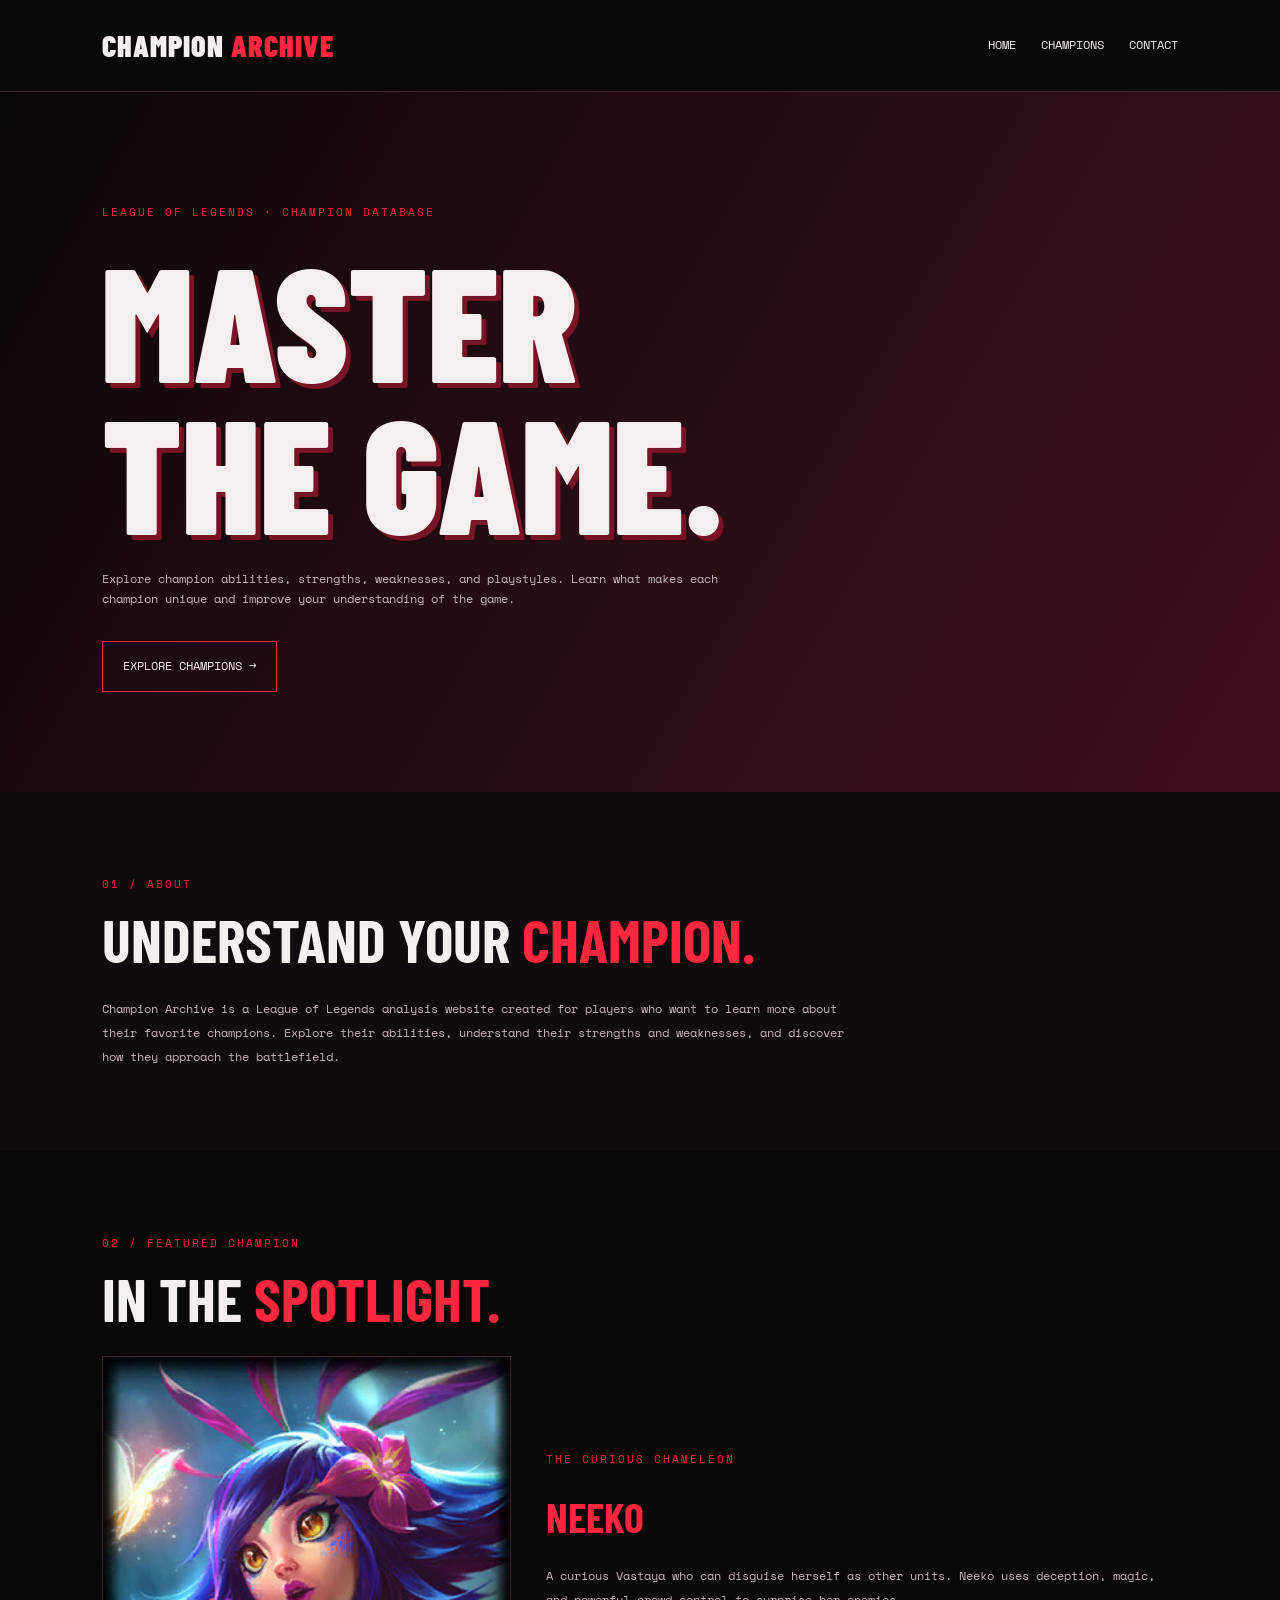
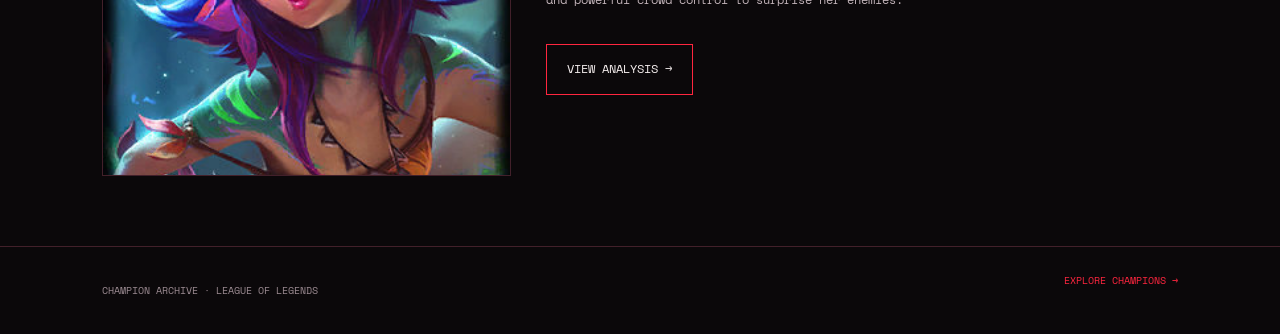
<file: index.html>
<!DOCTYPE html>
<html lang="en">
<head>
    <meta charset="UTF-8">
    <meta name="viewport" content="width=device-width, initial-scale=1.0">
    <title>Champion Archive | League of Legends</title>
    <link rel="stylesheet" href="style.css">
</head>
<body>

<header>
    <a href="index.html" class="logo">CHAMPION<span> ARCHIVE</span></a>
    <nav>
        <a href="index.html">HOME</a>
        <a href="analysis.html">CHAMPIONS</a>
        <a href="contact.html">CONTACT</a>
    </nav>
</header>

<main>
    <div class="hero">
        <p class="label">LEAGUE OF LEGENDS · CHAMPION DATABASE</p>
        <h1>MASTER<br>THE GAME.</h1>
        <p>Explore champion abilities, strengths, weaknesses, and playstyles. Learn what makes each champion unique and improve your understanding of the game.</p>
        <a href="analysis.html" class="button">EXPLORE CHAMPIONS →</a>
    </div>

    <section id="about">
        <p class="label">01 / ABOUT</p>
        <h2>UNDERSTAND YOUR <span>CHAMPION.</span></h2>
        <p>Champion Archive is a League of Legends analysis website created for players who want to learn more about their favorite champions. Explore their abilities, understand their strengths and weaknesses, and discover how they approach the battlefield.</p>
    </section>

    <section id="featured">
        <p class="label">02 / FEATURED CHAMPION</p>
        <h2>IN THE <span>SPOTLIGHT.</span></h2>

        <div class="featured-content">
            <img src="img/Neeko.jpg" alt="Neeko champion artwork">

            <div class="featured-text">
                <p class="label">THE CURIOUS CHAMELEON</p>
                <h3>NEEKO</h3>
                <p>A curious Vastaya who can disguise herself as other units. Neeko uses deception, magic, and powerful crowd control to surprise her enemies.</p>
                <a href="neeko.html" class="button">VIEW ANALYSIS →</a>
            </div>
        </div>
    </section>
</main>

<footer>
    <p>CHAMPION ARCHIVE · LEAGUE OF LEGENDS</p>
    <a href="analysis.html">EXPLORE CHAMPIONS →</a>
</footer>

</body>
</html>
</file>
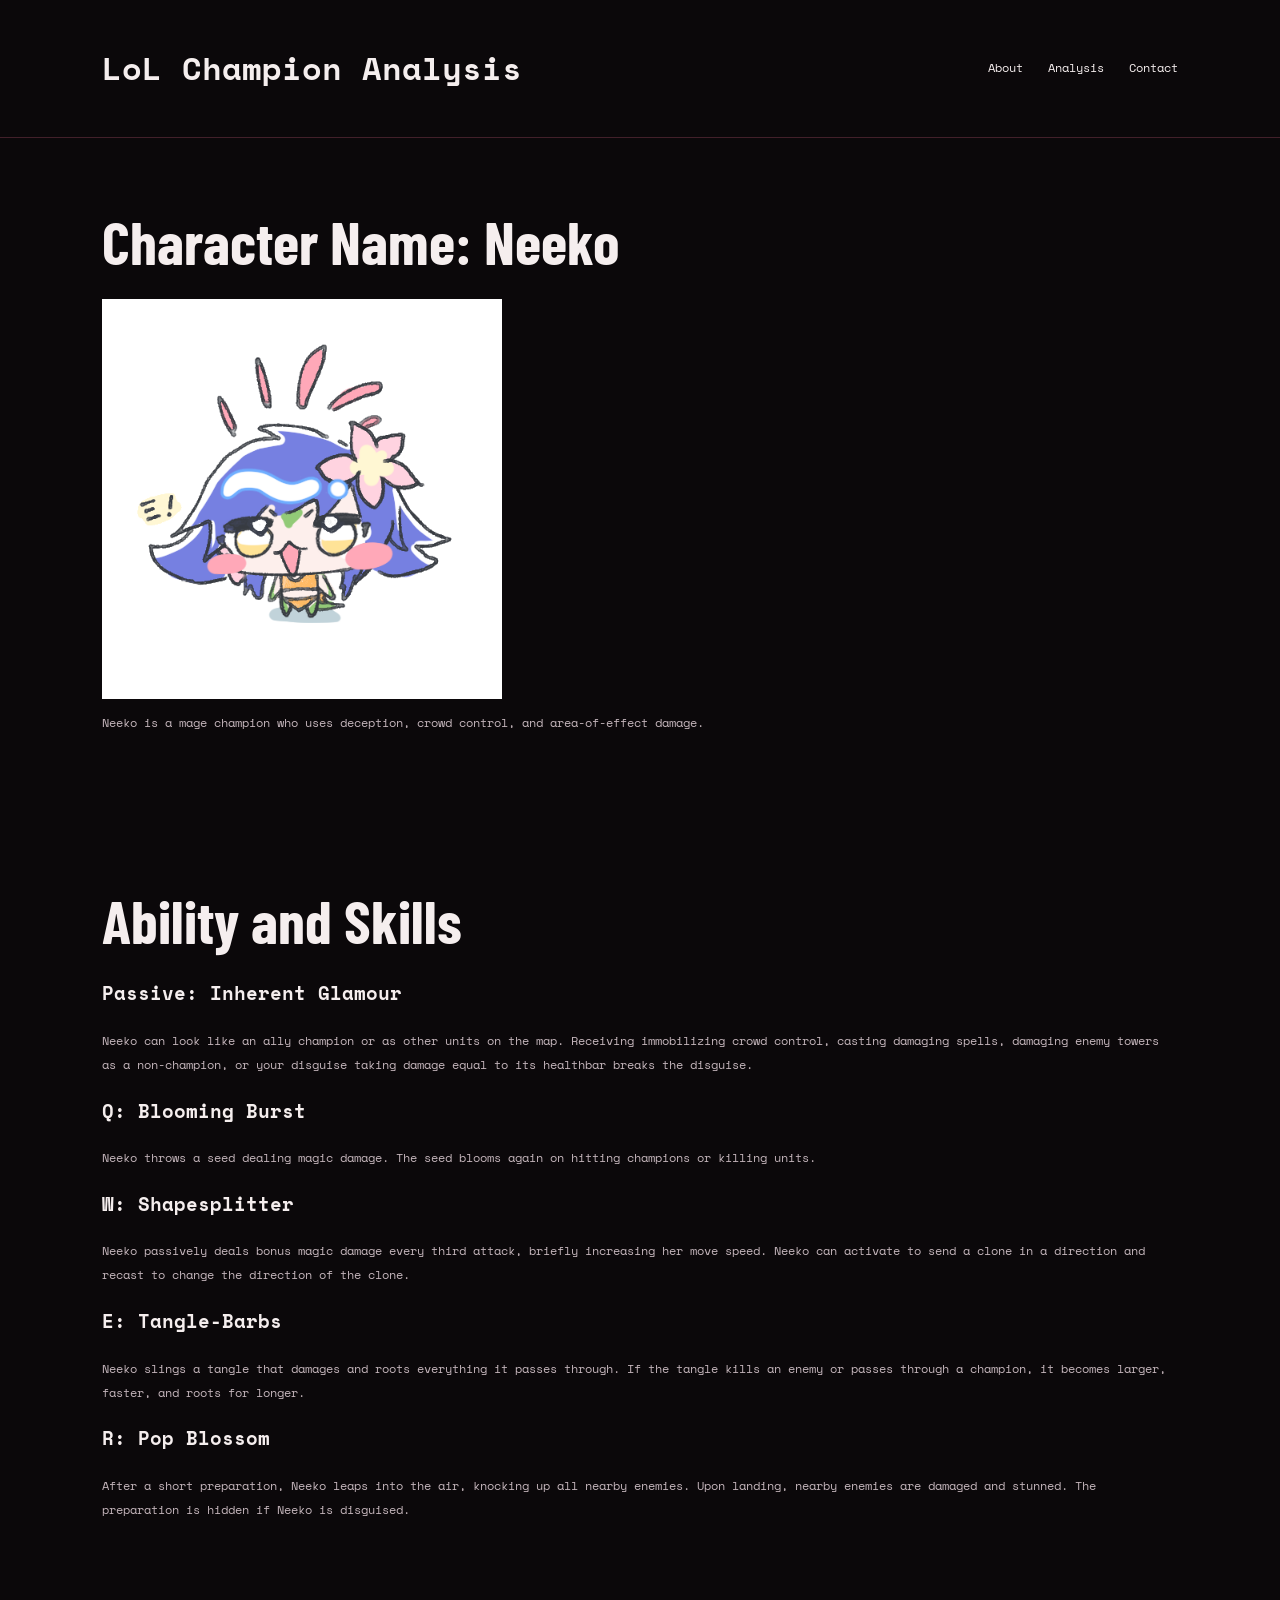
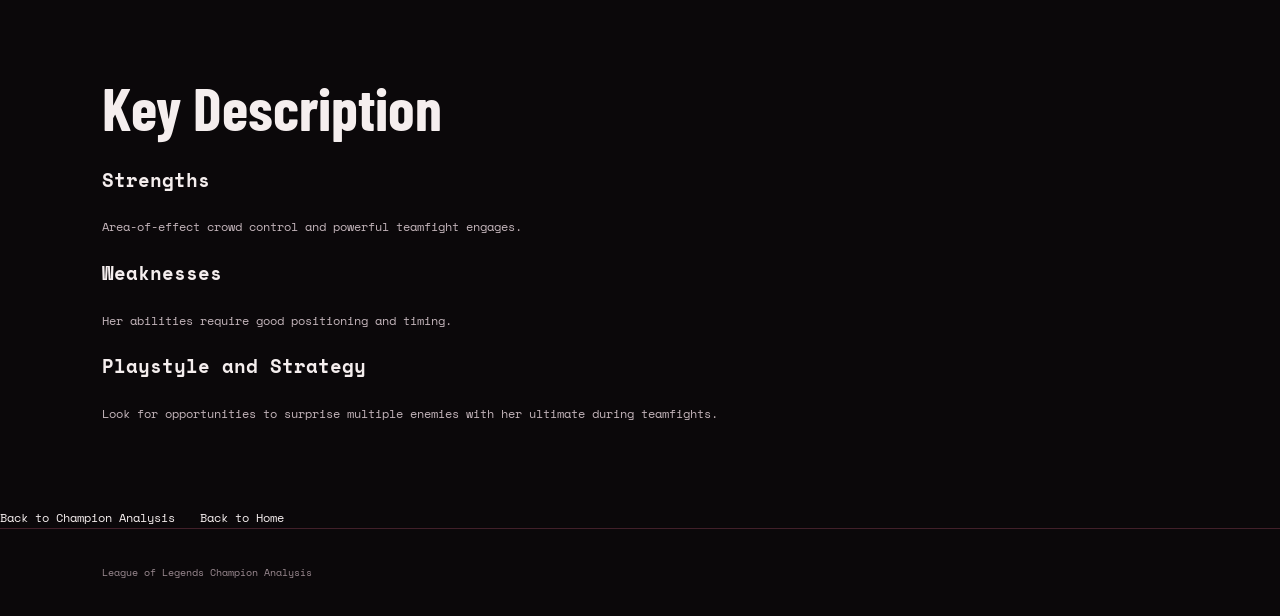
<file: champion.html>
<!DOCTYPE html>
<html lang="en">
<head>
    <meta charset="UTF-8">
    <meta name="viewport" content="width=device-width, initial-scale=1.0">
    <title>Neeko Champion Guide</title>
    <link rel="stylesheet" href="style.css">
</head>
<body>

    <header>
        <h1>LoL Champion Analysis</h1>

        <nav>
            <a href="index.html">About</a>
            <a href="analysis.html">Analysis</a>
            <a href="contact.html">Contact</a>
        </nav>
    </header>

    <main>
        <section>
            <h2>Character Name: Neeko</h2>

            <img src="img/neeeeeko.png"
                 alt="Neeko champion artwork"
                 width="400">

            <p>
                Neeko is a mage champion who uses deception,
                crowd control, and area-of-effect damage.
            </p>
        </section>

        <section>
            <h2>Ability and Skills</h2>

            <article>
                <h3>Passive: Inherent Glamour</h3>
                <p>Neeko can look like an ally champion or as other units on the map. Receiving immobilizing crowd control, casting damaging spells, damaging enemy towers as a non-champion, or your disguise taking damage equal to its healthbar breaks the disguise.</p>
            </article>

            <article>
                <h3>Q: Blooming Burst</h3>
                <p>Neeko throws a seed dealing magic damage. The seed blooms again on hitting champions or killing units.</p>
            </article>

            <article>
                <h3>W: Shapesplitter</h3>
                <p>Neeko passively deals bonus magic damage every third attack, briefly increasing her move speed. Neeko can activate to send a clone in a direction and recast to change the direction of the clone.</p>
            </article>

            <article>
                <h3>E: Tangle-Barbs</h3>
                <p>Neeko slings a tangle that damages and roots everything it passes through. If the tangle kills an enemy or passes through a champion, it becomes larger, faster, and roots for longer.</p>
            </article>

            <article>
                <h3>R: Pop Blossom</h3>
                <p>After a short preparation, Neeko leaps into the air, knocking up all nearby enemies. Upon landing, nearby enemies are damaged and stunned. The preparation is hidden if Neeko is disguised.</p>
            </article>
        </section>

        <section>
            <h2>Key Description</h2>

            <h3>Strengths</h3>
            <p>Area-of-effect crowd control and powerful teamfight engages.</p>

            <h3>Weaknesses</h3>
            <p>Her abilities require good positioning and timing.</p>

            <h3>Playstyle and Strategy</h3>
            <p>
                Look for opportunities to surprise multiple enemies
                with her ultimate during teamfights.
            </p>
        </section>

        <nav>
            <a href="analysis.html">Back to Champion Analysis</a>
            <a href="index.html">Back to Home</a>
        </nav>
    </main>

    <footer>
        <p>League of Legends Champion Analysis</p>
    </footer>

</body>
</html>
</file>
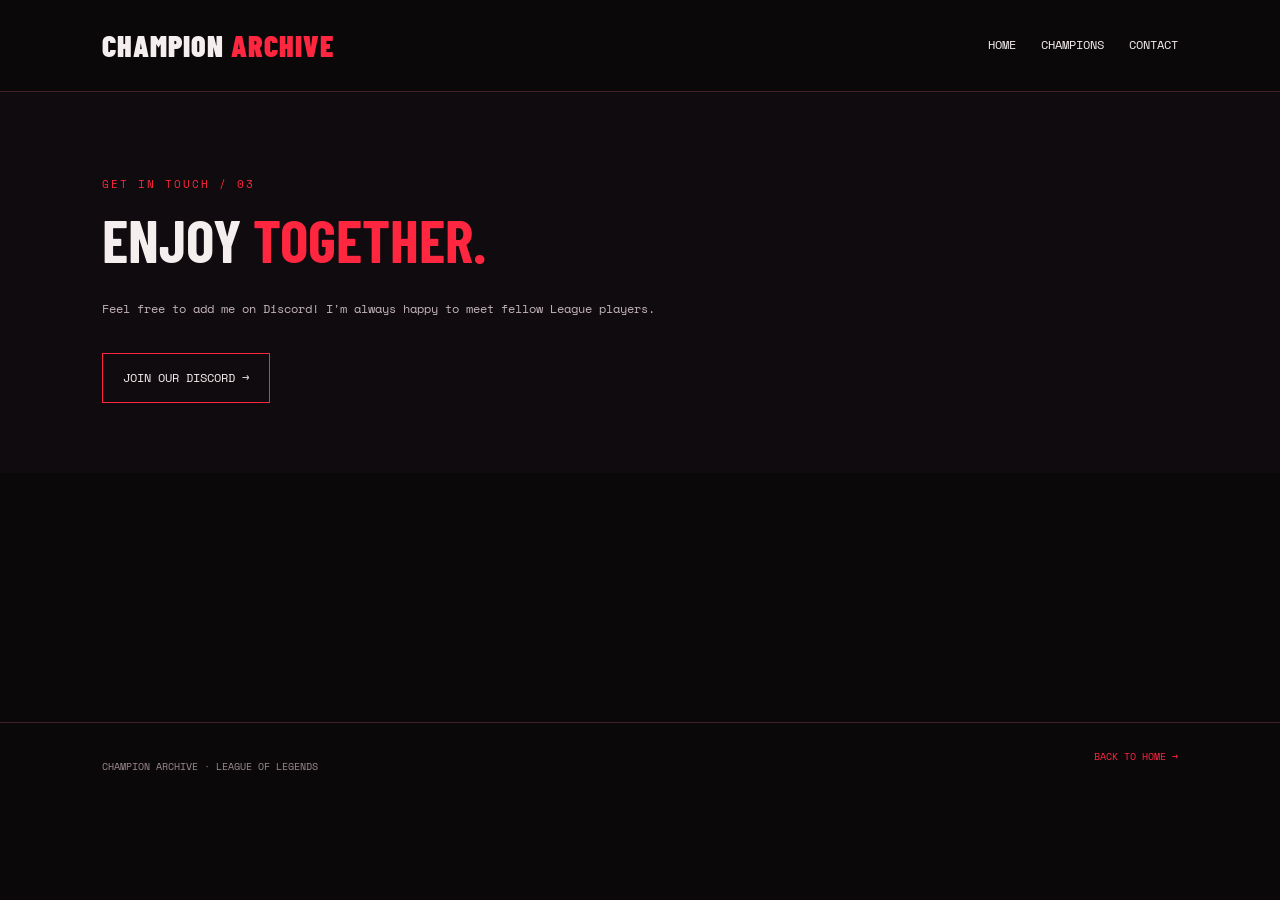
<file: contact.html>
<!DOCTYPE html>
<html lang="en">
<head>
    <meta charset="UTF-8">
    <meta name="viewport" content="width=device-width, initial-scale=1.0">
    <title>Contact | Champion Archive</title>
    <link rel="stylesheet" href="style.css">
</head>
<body>

<header>
    <a href="index.html" class="logo">CHAMPION<span> ARCHIVE</span></a>
    <nav>
        <a href="index.html">HOME</a>
        <a href="analysis.html">CHAMPIONS</a>
        <a href="contact.html">CONTACT</a>
    </nav>
</header>

<main>
    <section id="contact">
        <div class="contact-content">
            <p class="label">GET IN TOUCH / 03</p>
            <h2>ENJOY <span>TOGETHER.</span></h2>
            <p>Feel free to add me on Discord! I'm always happy to meet fellow League players.</p>

            <a href="https://discord.gg/NN82abrY" class="button" target="_blank" rel="noopener noreferrer">JOIN OUR DISCORD →</a>
        </div>
    </section>
</main>

<footer>
    <p>CHAMPION ARCHIVE · LEAGUE OF LEGENDS</p>
    <a href="index.html">BACK TO HOME →</a>
</footer>

</body>
</html>
</file>
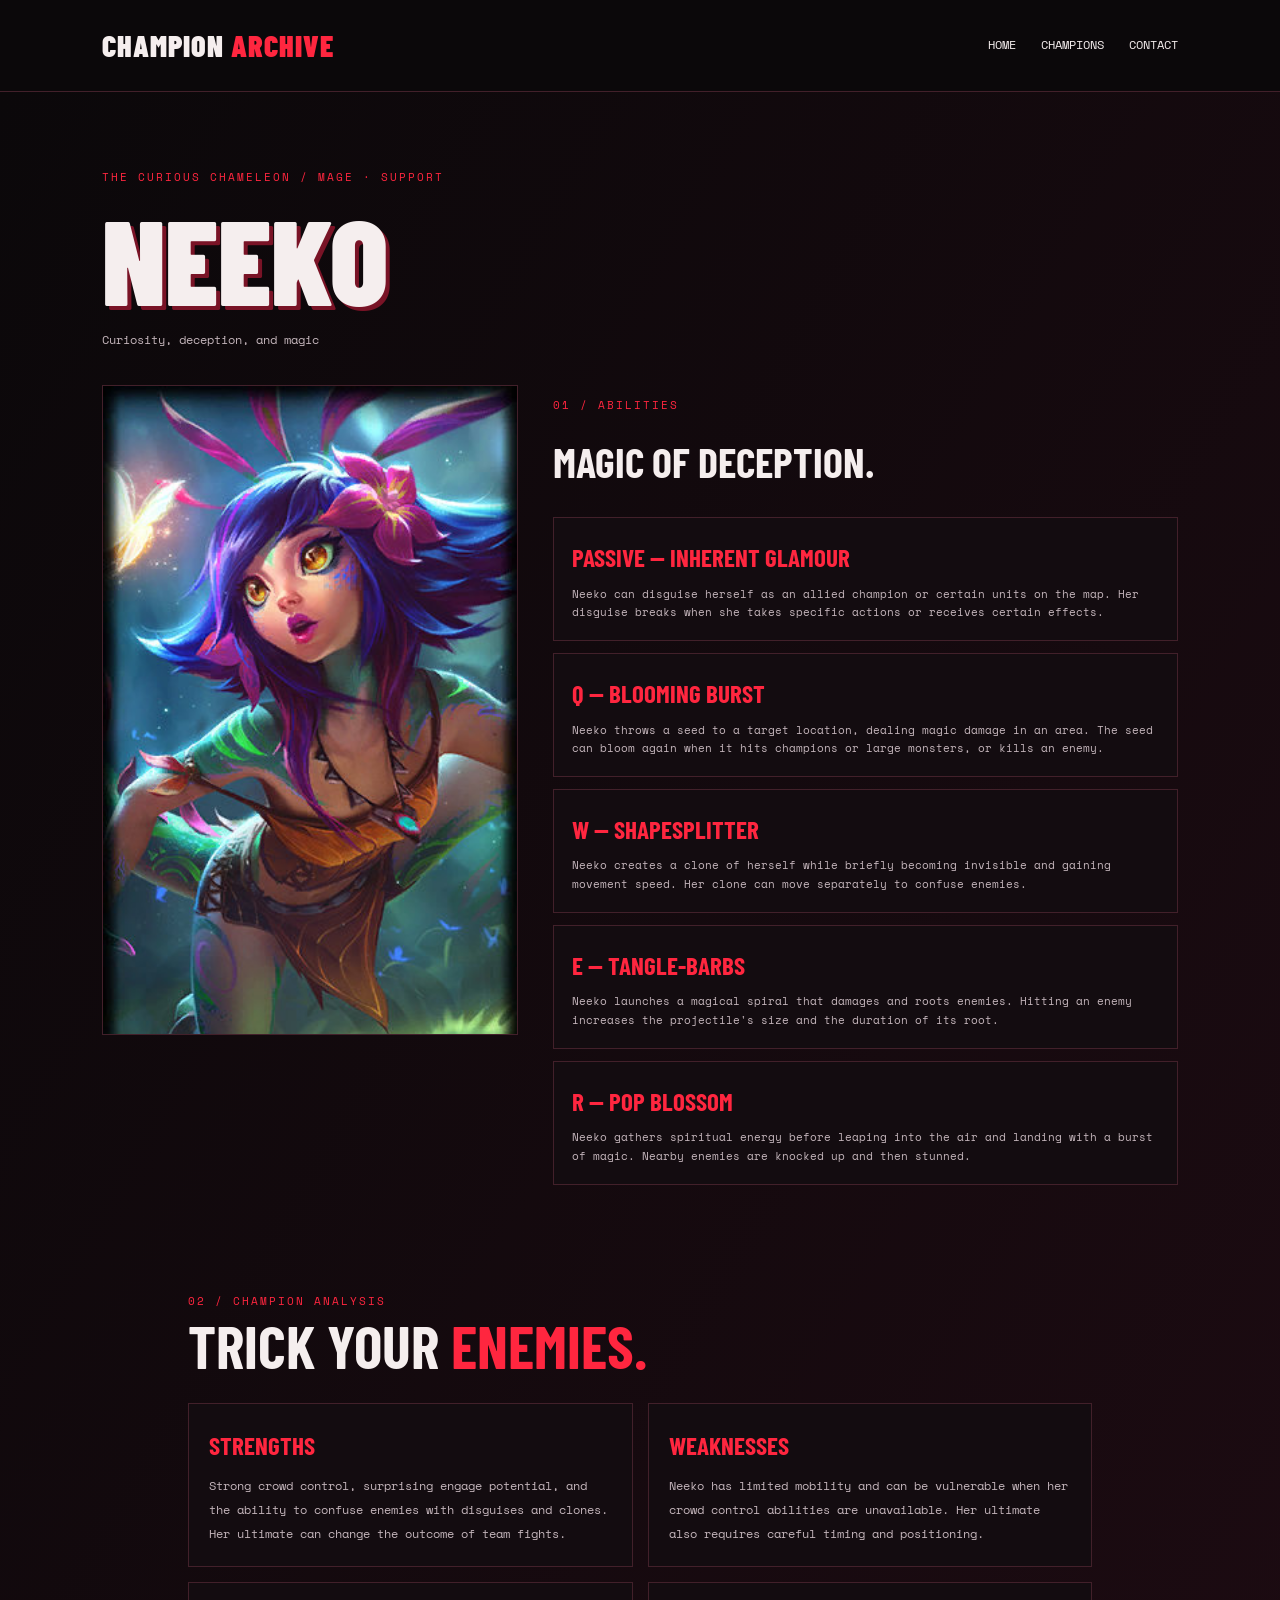
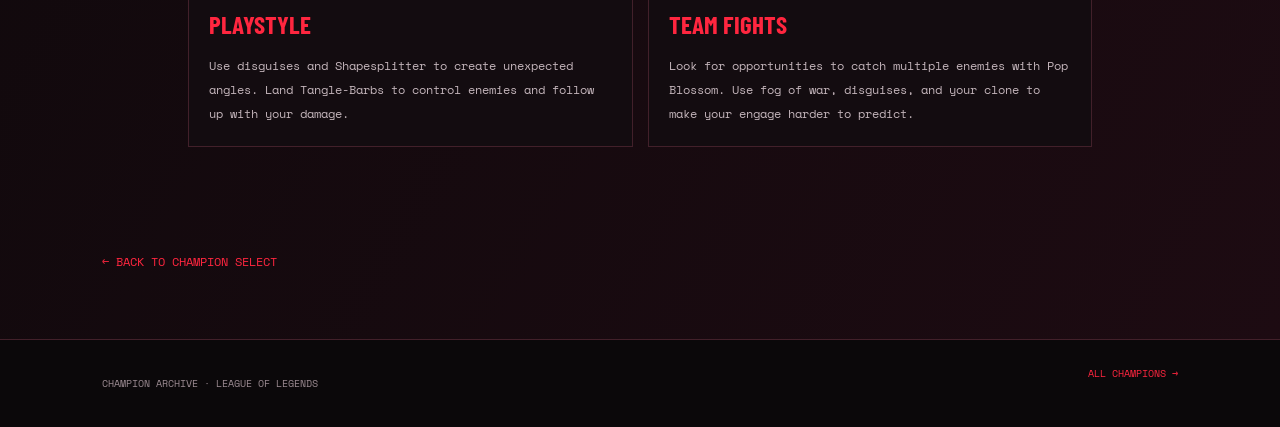
<file: neeko.html>
<!DOCTYPE html>
<html lang="en">
<head>
    <meta charset="UTF-8">
    <meta name="viewport" content="width=device-width, initial-scale=1.0">
    <title>Neeko | Champion Archive</title>
    <link rel="stylesheet" href="style.css">
</head>
<body>

<header>
    <a href="index.html" class="logo">CHAMPION<span> ARCHIVE</span></a>
    <nav>
        <a href="index.html">HOME</a>
        <a href="analysis.html">CHAMPIONS</a>
        <a href="contact.html">CONTACT</a>
    </nav>
</header>

<main class="champion-page">

    <div class="champion-heading">
        <p class="label">THE CURIOUS CHAMELEON / MAGE · SUPPORT</p>
        <h1>NEEKO</h1>
        <p>Curiosity, deception, and magic</p>
    </div>

    <div class="champion-info">
        <img class="champion-art" src="img/Neeko.jpg" alt="Neeko champion artwork">

        <div class="description">
            <p class="label">01 / ABILITIES</p>
            <h2>MAGIC OF <span>DECEPTION.</span></h2>

            <div class="ability-list">

                <article class="ability">
                    <h3>PASSIVE — INHERENT GLAMOUR</h3>
                    <p>Neeko can disguise herself as an allied champion or certain units on the map. Her disguise breaks when she takes specific actions or receives certain effects.</p>
                </article>

                <article class="ability">
                    <h3>Q — BLOOMING BURST</h3>
                    <p>Neeko throws a seed to a target location, dealing magic damage in an area. The seed can bloom again when it hits champions or large monsters, or kills an enemy.</p>
                </article>

                <article class="ability">
                    <h3>W — SHAPESPLITTER</h3>
                    <p>Neeko creates a clone of herself while briefly becoming invisible and gaining movement speed. Her clone can move separately to confuse enemies.</p>
                </article>

                <article class="ability">
                    <h3>E — TANGLE-BARBS</h3>
                    <p>Neeko launches a magical spiral that damages and roots enemies. Hitting an enemy increases the projectile's size and the duration of its root.</p>
                </article>

                <article class="ability">
                    <h3>R — POP BLOSSOM</h3>
                    <p>Neeko gathers spiritual energy before leaping into the air and landing with a burst of magic. Nearby enemies are knocked up and then stunned.</p>
                </article>

            </div>
        </div>
    </div>

    <section class="strategy">
        <p class="label">02 / CHAMPION ANALYSIS</p>
        <h2>TRICK YOUR <span>ENEMIES.</span></h2>

        <div class="strategy-grid">
            <article>
                <h3>STRENGTHS</h3>
                <p>Strong crowd control, surprising engage potential, and the ability to confuse enemies with disguises and clones. Her ultimate can change the outcome of team fights.</p>
            </article>

            <article>
                <h3>WEAKNESSES</h3>
                <p>Neeko has limited mobility and can be vulnerable when her crowd control abilities are unavailable. Her ultimate also requires careful timing and positioning.</p>
            </article>

            <article>
                <h3>PLAYSTYLE</h3>
                <p>Use disguises and Shapesplitter to create unexpected angles. Land Tangle-Barbs to control enemies and follow up with your damage.</p>
            </article>

            <article>
                <h3>TEAM FIGHTS</h3>
                <p>Look for opportunities to catch multiple enemies with Pop Blossom. Use fog of war, disguises, and your clone to make your engage harder to predict.</p>
            </article>
        </div>
    </section>

    <a href="analysis.html" class="back-link">← BACK TO CHAMPION SELECT</a>

</main>

<footer>
    <p>CHAMPION ARCHIVE · LEAGUE OF LEGENDS</p>
    <a href="analysis.html">ALL CHAMPIONS →</a>
</footer>

</body>
</html>
</file>
<file: style.css>
@import url('https://fonts.googleapis.com/css2?family=Barlow+Condensed:wght@500;700;900&family=Space+Mono&display=swap');

* {
    box-sizing: border-box;
}

html {
    scroll-behavior: smooth;
}

body {
    margin: 0;
    background: #0b080a;
    color: #f5eeee;
    font-family: 'Space Mono', monospace;
    line-height: 1.7;
}

img {
    display: block;
    max-width: 100%;
}

a {
    color: inherit;
}

header {
    display: flex;
    justify-content: space-between;
    align-items: center;
    gap: 20px;
    padding: 20px 8%;
    background: #0b080a;
    border-bottom: 1px solid #42202a;
}

.logo {
    color: #f5eeee;
    font-family: 'Barlow Condensed', sans-serif;
    font-size: 30px;
    font-weight: 900;
    text-decoration: none;
    letter-spacing: 1px;
}

.logo span {
    color: #ff263f;
}

nav {
    display: flex;
    gap: 25px;
    flex-wrap: wrap;
}

nav a {
    color: #f5eeee;
    font-size: 12px;
    text-decoration: none;
    transition: color 0.3s;
}

nav a:hover {
    color: #ff263f;
}

main {
    min-height: 70vh;
}

.hero {
    min-height: 480px;
    padding: 100px 8%;
    background: linear-gradient(120deg, #0b080a, #42101e);
    display: flex;
    flex-direction: column;
    justify-content: center;
}

.hero .label,
.label {
    color: #ff263f;
    font-size: 11px;
    letter-spacing: 2px;
}

.hero h1 {
    margin: 10px 0;
    color: #f5eeee;
    font-family: 'Barlow Condensed', sans-serif;
    font-size: clamp(75px, 15vw, 160px);
    font-weight: 900;
    line-height: 0.95;
    text-shadow: 5px 5px #791326;
    animation: appear 1s ease-out;
}

.hero p {
    max-width: 650px;
    color: #c4b5bb;
    font-size: 12px;
}

.button {
    display: inline-block;
    width: fit-content;
    margin-top: 20px;
    padding: 14px 20px;
    border: 1px solid #ff263f;
    color: #f5eeee;
    font-size: 12px;
    text-decoration: none;
    transition: background 0.3s, transform 0.3s;
}

.button:hover {
    background: #ff263f;
    color: white;
    transform: translateY(-4px);
}

section {
    padding: 70px 8%;
}

section h2 {
    margin: 0 0 25px;
    font-family: 'Barlow Condensed', sans-serif;
    font-size: clamp(35px, 5vw, 60px);
    line-height: 1.1;
}

section h2 span {
    color: #ff263f;
}

section p {
    color: #c4b5bb;
    font-size: 12px;
    line-height: 2;
}

#about {
    background: #100b0e;
}

#about p {
    max-width: 750px;
}

#featured {
    background: #0b080a;
}

.featured-content {
    display: flex;
    align-items: center;
    gap: 35px;
}

.featured-content img {
    width: 38%;
    height: 420px;
    object-fit: cover;
    object-position: center top;
    border: 1px solid #42202a;
}

.featured-text {
    flex: 1;
}

.featured-text h3 {
    color: #ff263f;
    font-family: 'Barlow Condensed', sans-serif;
    font-size: 42px;
    margin: 0;
}

#champions {
    background: #160c11;
}

.champion-grid {
    display: grid;
    grid-template-columns: repeat(2, minmax(0, 1fr));
    gap: 20px;
    margin-top: 30px;
}

.champion-card {
    display: flex;
    align-items: stretch;
    gap: 20px;
    padding: 18px;
    background: #130c10;
    border: 1px solid #42202a;
    transition: background 0.3s, transform 0.3s, border-color 0.3s;
}

.champion-card:hover {
    background: #281019;
    border-color: #ff263f;
    transform: translateY(-5px);
}

.champion-card img {
    width: 135px;
    min-width: 135px;
    height: 190px;
    object-fit: cover;
    object-position: center top;
}

.champion-card div {
    display: flex;
    flex-direction: column;
    align-items: flex-start;
}

.champion-card h3 {
    margin: 0;
    color: #f5eeee;
    font-family: 'Barlow Condensed', sans-serif;
    font-size: 32px;
}

.champion-card .role {
    margin: 2px 0 10px;
    color: #ff263f;
    font-size: 10px;
    letter-spacing: 1px;
}

.champion-card p {
    margin: 0;
    font-size: 11px;
}

.champion-card a {
    display: inline-block;
    margin-top: auto;
    padding-top: 14px;
    color: #ff263f;
    font-size: 11px;
    font-weight: bold;
    text-decoration: none;
    transition: color 0.3s;
}

.champion-card a:hover {
    color: white;
}

.champion-page {
    padding: 65px 8%;
    background: linear-gradient(120deg, #0b080a, #1d0b12);
}

.champion-heading {
    margin-bottom: 35px;
}

.champion-heading .label {
    color: #ff263f;
    font-size: 11px;
    letter-spacing: 2px;
}

.champion-heading h1 {
    margin: 0;
    font-family: 'Barlow Condensed', sans-serif;
    font-size: clamp(65px, 12vw, 120px);
    font-weight: 900;
    line-height: 1;
    text-shadow: 4px 4px #791326;
}

.champion-heading p {
    color: #c4b5bb;
    font-size: 12px;
}

.champion-info {
    display: grid;
    grid-template-columns: minmax(250px, 0.8fr) minmax(0, 1.2fr);
    align-items: start;
    gap: 35px;
}

.champion-art {
    width: 100%;
    height: 650px;
    object-fit: cover;
    object-position: center top;
    border: 1px solid #42202a;
}

.description {
    min-width: 0;
}

.description h2 {
    margin: 0 0 20px;
    color: #f5eeee;
    font-family: 'Barlow Condensed', sans-serif;
    font-size: 42px;
}

.ability-list {
    display: grid;
    gap: 12px;
}

.ability {
    padding: 18px;
    background: #130c10;
    border: 1px solid #42202a;
    transition: background 0.3s, border-color 0.3s;
}

.ability:hover {
    background: #281019;
    border-color: #ff263f;
}

.ability h3 {
    margin: 0 0 6px;
    color: #ff263f;
    font-family: 'Barlow Condensed', sans-serif;
    font-size: 25px;
}

.ability p {
    margin: 0;
    color: #c4b5bb;
    font-size: 11px;
}

.strategy {
    margin-top: 35px;
}

.strategy-grid {
    display: grid;
    grid-template-columns: repeat(2, minmax(0, 1fr));
    gap: 15px;
}

.strategy article {
    padding: 20px;
    background: #130c10;
    border: 1px solid #42202a;
}

.strategy h3 {
    margin: 0 0 8px;
    color: #ff263f;
    font-family: 'Barlow Condensed', sans-serif;
    font-size: 25px;
}

.strategy p {
    margin: 0;
}

.back-link {
    display: inline-block;
    margin-top: 35px;
    color: #ff263f;
    font-size: 12px;
    text-decoration: none;
}

.back-link:hover {
    color: white;
}

#contact {
    background: #100b0e;
}

.contact-content {
    max-width: 650px;
}

form {
    margin-top: 25px;
}

label {
    display: block;
    margin: 18px 0 7px;
    color: #f5eeee;
    font-size: 12px;
}

input,
textarea {
    width: 100%;
    padding: 13px;
    background: #130c10;
    border: 1px solid #42202a;
    color: #f5eeee;
    font: inherit;
    font-size: 12px;
}

input:focus,
textarea:focus {
    outline: none;
    border-color: #ff263f;
}

textarea {
    min-height: 150px;
    resize: vertical;
}

button {
    margin-top: 20px;
    padding: 14px 24px;
    background: transparent;
    border: 1px solid #ff263f;
    color: white;
    font-family: 'Space Mono', monospace;
    font-size: 12px;
    cursor: pointer;
    transition: background 0.3s;
}

button:hover {
    background: #ff263f;
}

footer {
    display: flex;
    justify-content: space-between;
    gap: 20px;
    padding: 25px 8%;
    background: #0b080a;
    border-top: 1px solid #42202a;
    color: #9c8b92;
    font-size: 10px;
}

footer a {
    color: #ff263f;
    text-decoration: none;
}

@keyframes appear {
    from {
        opacity: 0;
        transform: translateY(20px);
    }
    to {
        opacity: 1;
        transform: translateY(0);
    }
}

@media (max-width: 800px) {
    header {
        flex-direction: column;
        gap: 12px;
    }

    nav {
        justify-content: center;
        gap: 16px;
    }

    .champion-grid {
        grid-template-columns: 1fr;
    }

    .champion-info {
        grid-template-columns: 1fr;
    }

    .champion-art {
        height: 500px;
        max-width: 500px;
    }

    .featured-content {
        flex-direction: column;
        align-items: flex-start;
    }

    .featured-content img {
        width: 100%;
        max-width: 500px;
    }
}

@media (max-width: 500px) {
    section {
        padding: 50px 6%;
    }

    .hero {
        padding: 75px 6%;
    }

    .champion-page {
        padding: 45px 6%;
    }

    .champion-card {
        gap: 13px;
        padding: 12px;
    }

    .champion-card img {
        width: 105px;
        min-width: 105px;
        height: 160px;
    }

    .champion-card h3 {
        font-size: 27px;
    }

    .champion-card p {
        font-size: 10px;
    }

    .champion-art {
        height: 420px;
    }

    .strategy-grid {
        grid-template-columns: 1fr;
    }

    footer {
        flex-direction: column;
        text-align: center;
    }
}

.type-guide {
    margin-top: 55px;
    margin-bottom: 55px;
    padding: 30px;
    background: #100b0e;
    border: 1px solid #42202a;
}

.type-guide h2 {
    margin-top: 8px;
}

.type-intro {
    max-width: 700px;
}

.type-grid {
    display: grid;
    grid-template-columns: repeat(2, minmax(0, 1fr));
    gap: 15px;
    margin-top: 25px;
}

.type-card {
    padding: 22px;
    background: #130c10;
    border: 1px solid #42202a;
    transition: background 0.3s, transform 0.3s, border-color 0.3s;
}

.type-card:hover {
    background: #35101b;
    border-color: #ff263f;
    transform: translateY(-5px);
}

.type-card h3 {
    margin: 0 0 10px;
    color: #ff263f;
    font-family: 'Barlow Condensed', sans-serif;
    font-size: 30px;
}

.type-card p {
    font-size: 11px;
}

.type-card .type-example {
    margin-top: 15px;
    color: #ff263f;
    font-size: 10px;
    letter-spacing: 1px;
}

@media (max-width: 500px) {
    .type-guide {
        padding: 18px;
    }

    .type-grid {
        grid-template-columns: 1fr;
    }
}
</file>
